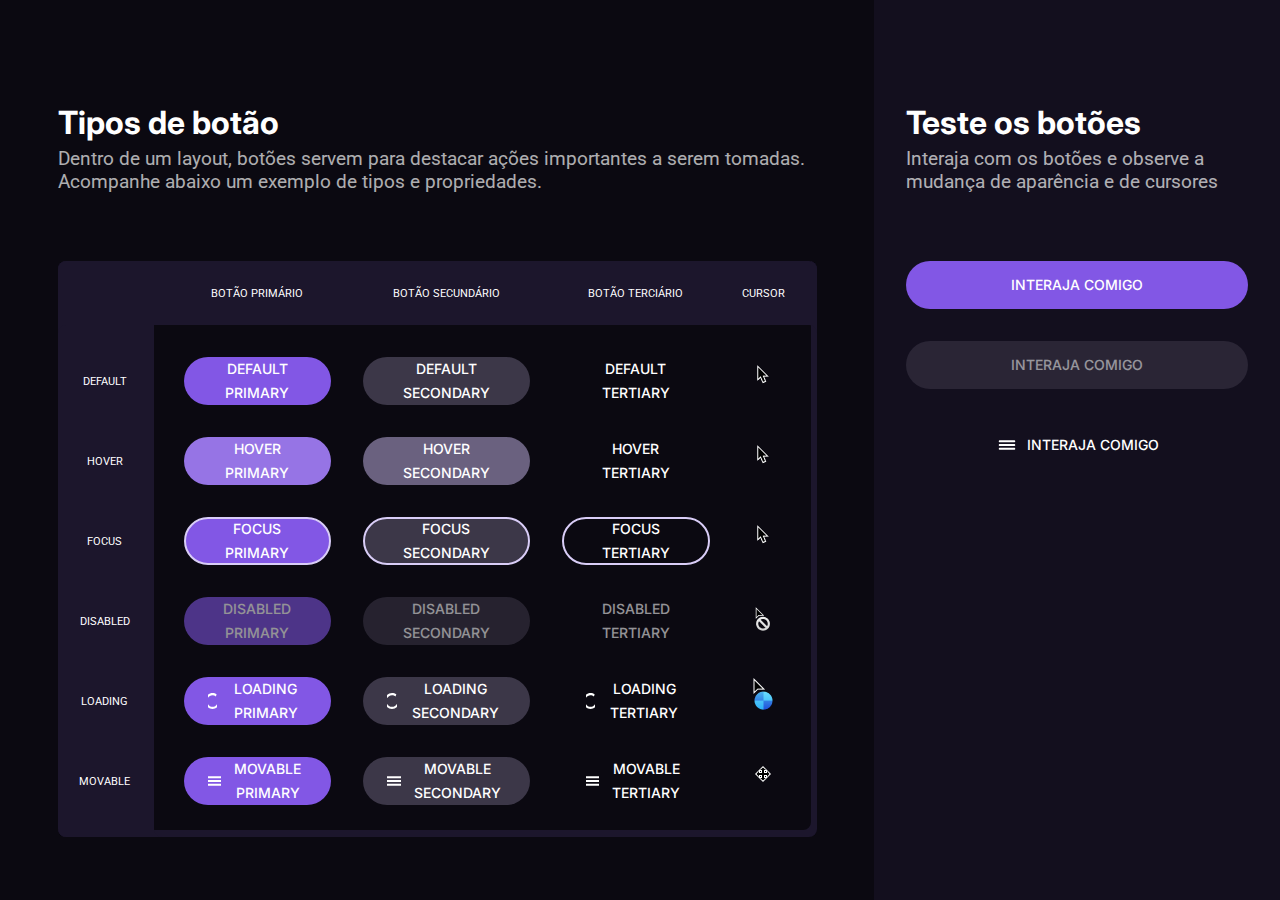
<file: index.html>
<!DOCTYPE html>
<html lang="pt-br">
	<head>
		<link rel="preconnect" href="https://fonts.googleapis.com" />
		<link rel="preconnect" href="https://fonts.gstatic.com" crossorigin />

		<meta charset="UTF-8" />
		<meta http-equiv="X-UA-Compatible" content="IE=edge" />
		<meta name="viewport" content="width=device-width, initial-scale=1.0" />

		<title>Desafio 03 - #boraCodar</title>

		<link
			href="https://fonts.googleapis.com/css2?family=Inter:wght@500;700&family=Roboto&display=swap"
			rel="stylesheet"
		/>
		<link rel="stylesheet" href="style/main.css" />
	</head>
	<body>
		<main>
			<section class="section-tipos">
				<div class="section-header">
					<h1>Tipos de botão</h1>
					<p>
						Dentro de um layout, botões servem para destacar ações importantes a
						serem tomadas.<br />Acompanhe abaixo um exemplo de tipos e
						propriedades.
					</p>
				</div>
				<div class="content-tipos">
					<div class="estados">
						<div>default</div>
						<div>hover</div>
						<div>focus</div>
						<div>disabled</div>
						<div>loading</div>
						<div>movable</div>
					</div>
					<div class="tipos">
						<div class="tipo">
							<div>Botão Primário</div>
							<button class="button button-primary" type="button">
								DEFAULT PRIMARY
							</button>
							<button class="button button-primary hover" type="button">
								HOVER PRIMARY
							</button>
							<button class="button button-primary focus" type="button">
								FOCUS PRIMARY
							</button>
							<button class="button button-primary disabled" type="button">
								DISABLED PRIMARY
							</button>
							<button class="button button-primary loading" type="button">
								LOADING PRIMARY
							</button>
							<button class="button button-primary movable" type="button">
								MOVABLE PRIMARY
							</button>
						</div>
						<div class="tipo">
							<div>Botão secundário</div>
							<button class="button button-secondary" type="button">
								DEFAULT SECONDARY
							</button>
							<button class="button button-secondary hover" type="button">
								HOVER SECONDARY
							</button>
							<button class="button button-secondary focus" type="button">
								FOCUS SECONDARY
							</button>
							<button class="button button-secondary disabled" type="button">
								DISABLED SECONDARY
							</button>
							<button class="button button-secondary loading" type="button">
								LOADING SECONDARY
							</button>
							<button class="button button-secondary movable" type="button">
								MOVABLE SECONDARY
							</button>
						</div>
						<div class="tipo">
							<div>Botão terciário</div>
							<button class="button button-tertiary" type="button">
								DEFAULT TERTIARY
							</button>
							<button class="button button-tertiary hover" type="button">
								HOVER TERTIARY
							</button>
							<button class="button button-tertiary focus" type="button">
								FOCUS TERTIARY
							</button>
							<button class="button button-tertiary disabled" type="button">
								DISABLED TERTIARY
							</button>
							<button class="button button-tertiary loading" type="button">
								LOADING TERTIARY
							</button>
							<button class="button button-tertiary movable" type="button">
								MOVABLE TERTIARY
							</button>
						</div>
						<div class="tipo">
							<div>Cursor</div>
							<div class="cursor">
								<img src="./assets/cursors/png/pointer.png" alt="" />
							</div>
							<div class="cursor">
								<img src="./assets/cursors/png/pointer.png" alt="" />
							</div>
							<div class="cursor">
								<img src="./assets/cursors/png/pointer.png" alt="" />
							</div>
							<div class="cursor">
								<img src="./assets/cursors/png/not-allowed.png" alt="" />
							</div>
							<div class="cursor">
								<img src="./assets/cursors/png/busybutclickable.png" alt="" />
							</div>
							<div class="cursor">
								<img src="./assets/cursors/png/move.png" alt="" />
							</div>
						</div>
					</div>
				</div>
			</section>
			<section class="section-teste">
				<div class="section-header">
					<h1>Teste os botões</h1>
					<p>
						Interaja com os botões e observe a mudança de aparência e de
						cursores
					</p>
				</div>
				<div class="content-teste">
					<button class="button button-primary" type="button">
						INTERAJA COMIGO
					</button>
					<button class="button button-secondary" type="button" disabled>
						INTERAJA COMIGO
					</button>
					<button class="button button-tertiary movable" type="button">
						INTERAJA COMIGO
					</button>
				</div>
			</section>
		</main>
	</body>
</html>
</file>
<file: style/main.css>
@import url("./reset.css");
@import url("./variables.css");
@import url("./buttons.css");
@import url("./home.css");
</file>
